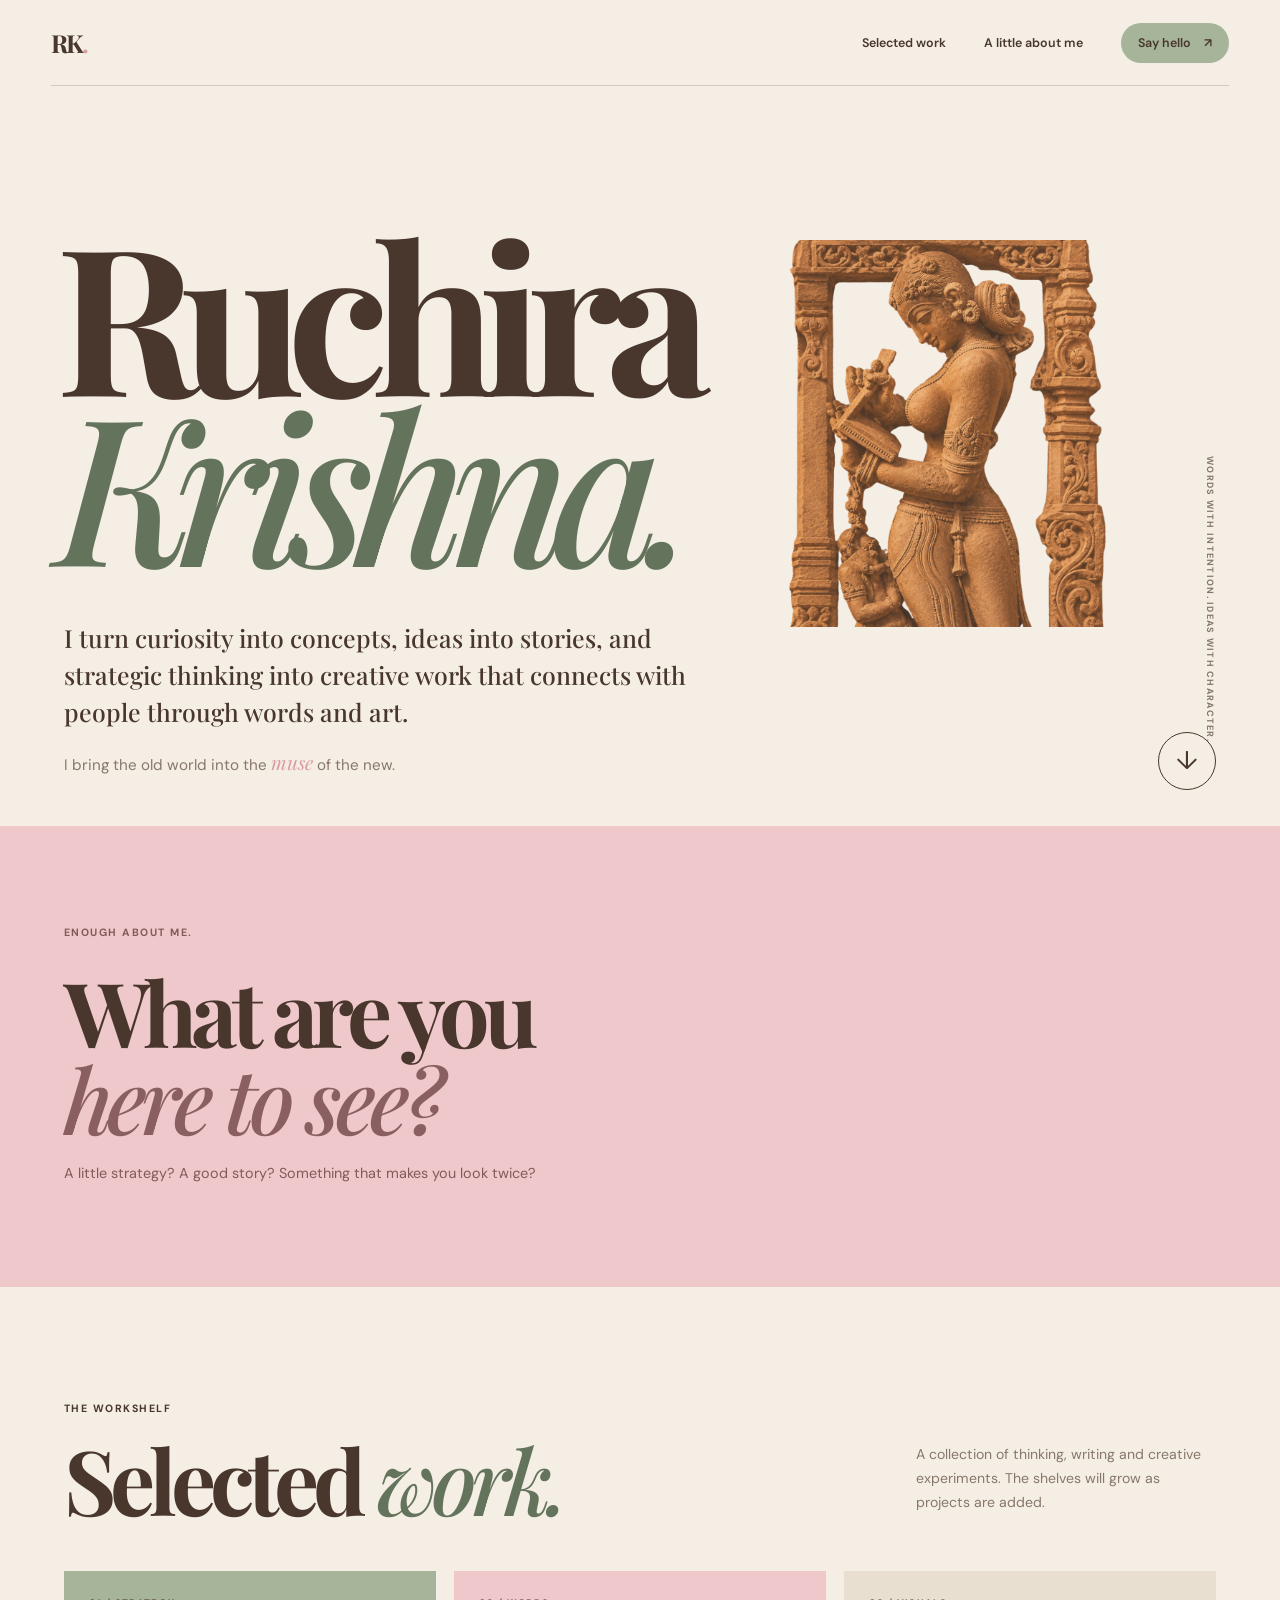
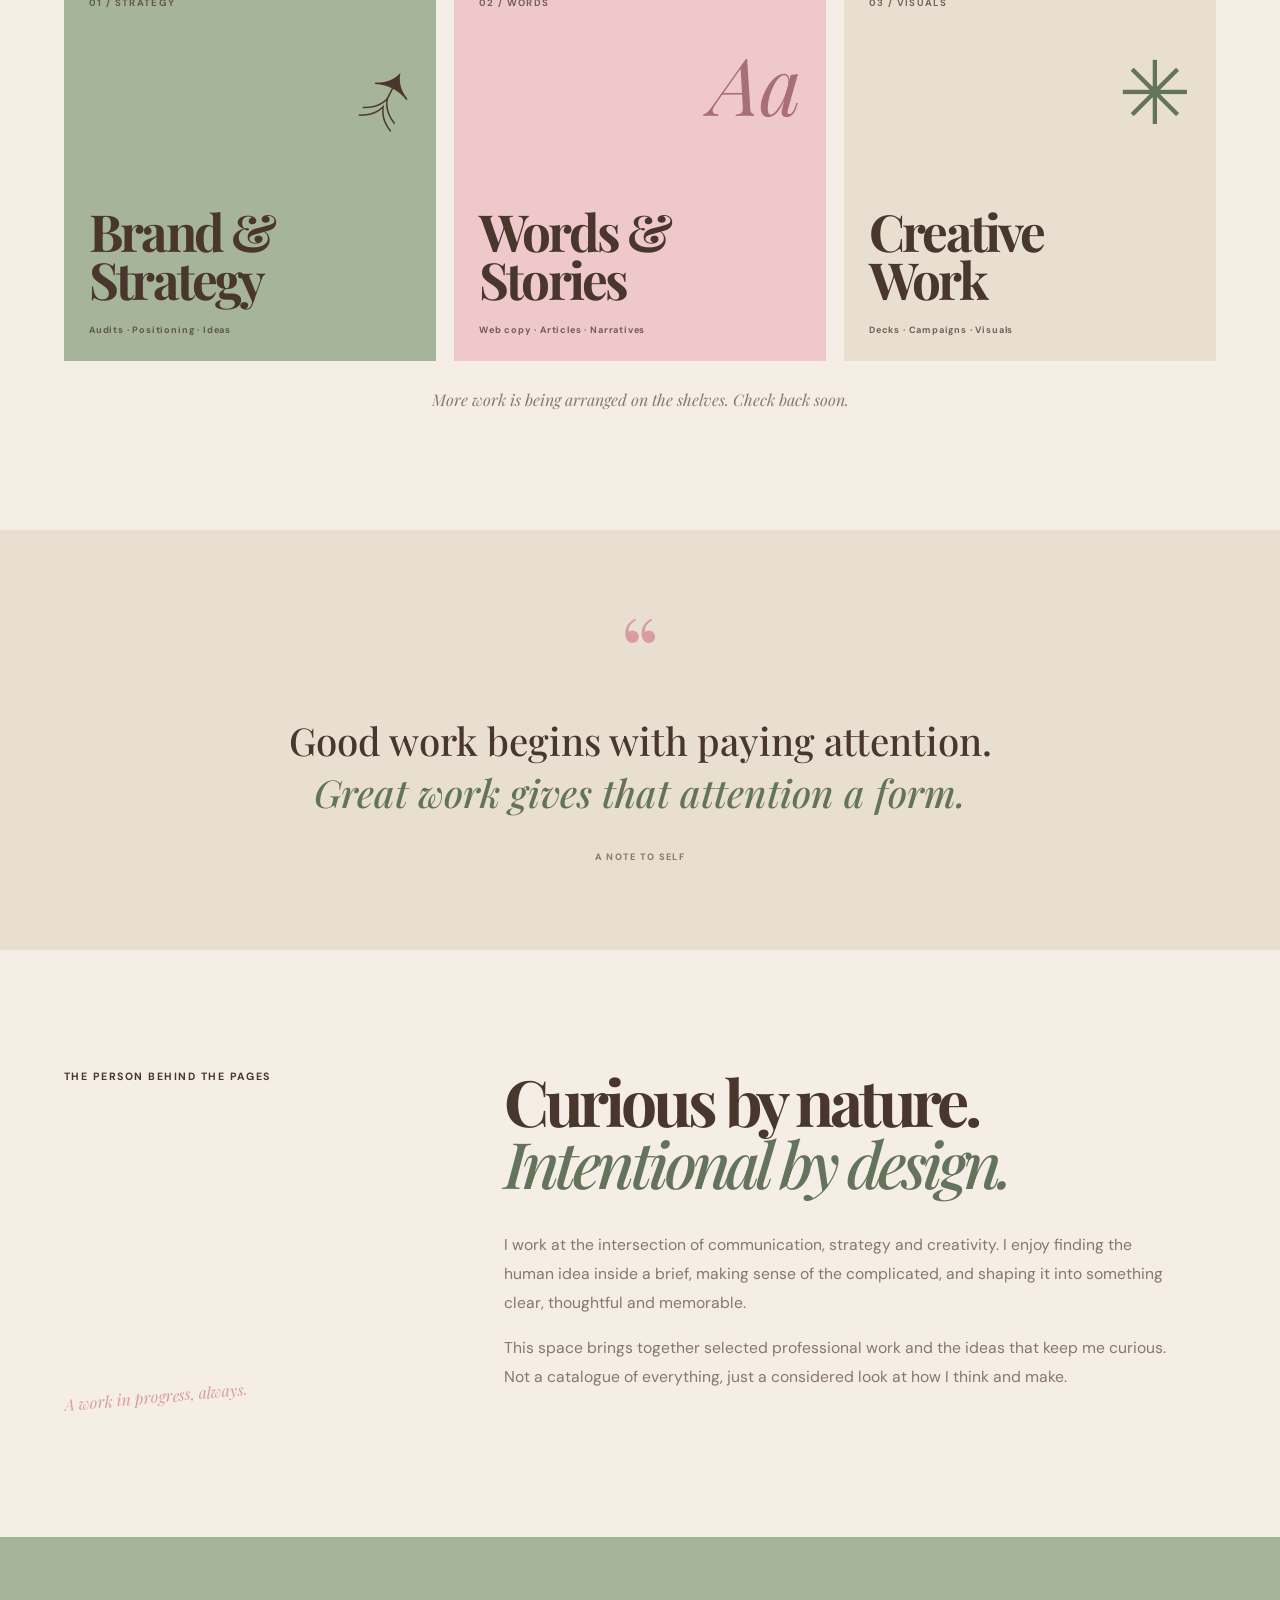
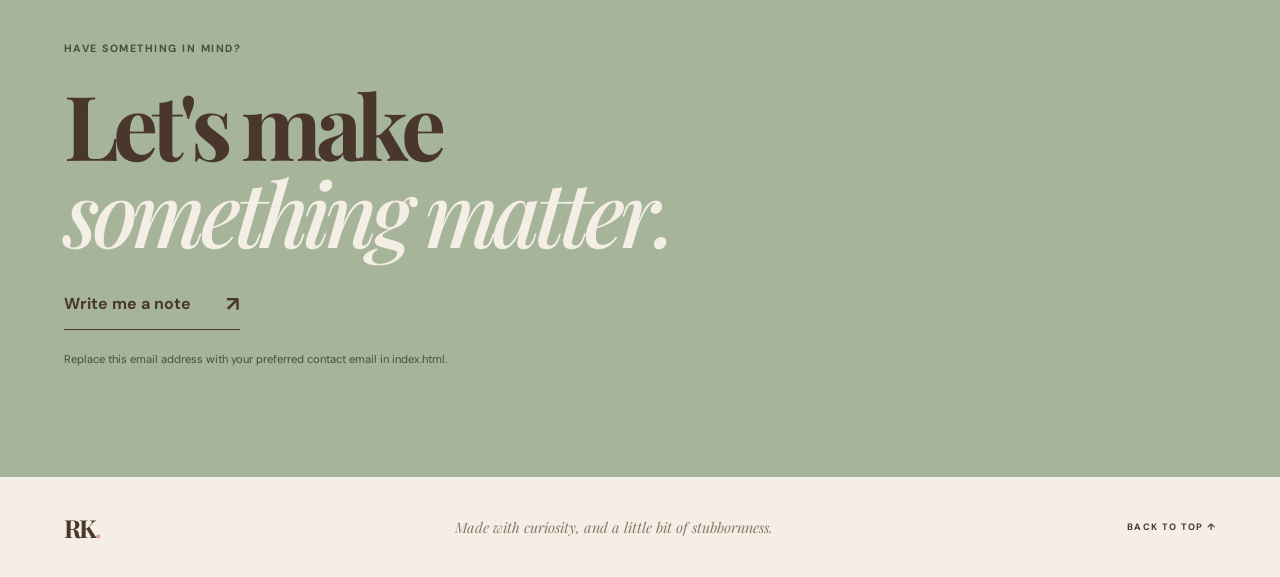
<file: index.html>
<!doctype html>
<html lang="en">
<head>
  <meta charset="utf-8">
  <meta name="viewport" content="width=device-width, initial-scale=1">
  <meta name="description" content="Ruchira Krishna — curiosity into concepts, ideas into stories, and strategic thinking into creative work.">
  <meta name="theme-color" content="#f4eee4">
  <title>Ruchira Krishna — Words, Ideas & Art</title>
  <link rel="preconnect" href="https://fonts.googleapis.com">
  <link rel="preconnect" href="https://fonts.gstatic.com" crossorigin>
  <link href="https://fonts.googleapis.com/css2?family=DM+Sans:wght@400;500;600;700&family=Playfair+Display:wght@500;600;700;800&display=swap" rel="stylesheet">
  <link rel="stylesheet" href="style.css">
</head>
<body>
  <header class="site-header">
    <a class="wordmark" href="#home" aria-label="Ruchira Krishna home">RK<span>.</span></a>
    <button class="menu-toggle" aria-label="Toggle navigation" aria-expanded="false">☰</button>
    <nav class="nav" aria-label="Main navigation">
      <a href="#work">Selected work</a>
      <a href="#about">A little about me</a>
      <a href="#contact" class="nav-contact">Say hello <span>↗</span></a>
    </nav>
  </header>

  <main>
    <section class="hero section-wrap" id="home">
      <img src="Khajuraho%20lady.png" class="hero-art" alt="">

      <h1>Ruchira<br><em>Krishna.</em></h1>
      <div class="hero-bottom">
        <div class="hero-copy">
          <p class="tease">I turn curiosity into concepts, ideas into stories, and strategic thinking into creative work that connects with people through words and art.</p>
          <p class="old-new">I bring the old world into the <span>muse</span> of the new.</p>
        </div>
        <a class="round-link" href="#work" aria-label="Explore selected work"><span>↓</span></a>
      </div>
      <div class="hero-note">WORDS WITH INTENTION. IDEAS WITH CHARACTER.</div>
    </section>

    <section class="question-band">
      <div class="section-wrap question-inner">
        <p class="eyebrow">ENOUGH ABOUT ME.</p>
        <h2>What are you<br><em>here to see?</em></h2>
        <p class="question-note">A little strategy? A good story? Something that makes you look twice?</p>
      </div>
    </section>

    <section class="work section-wrap" id="work">
      <div class="section-heading">
        <div><p class="eyebrow">THE WORKSHELF</p><h2>Selected <em>work.</em></h2></div>
        <p class="section-intro">A collection of thinking, writing and creative experiments. The shelves will grow as projects are added.</p>
      </div>
      <div class="work-grid">
        <a class="work-card card-sage" href="assets/documents/" target="_blank" rel="noopener">
          <span class="card-number">01 / STRATEGY</span>
          <span class="card-art art-strategy">↗</span>
          <span class="card-title">Brand &<br>Strategy</span>
          <span class="card-foot">Audits · Positioning · Ideas</span>
        </a>
        <a class="work-card card-pink" href="assets/documents/" target="_blank" rel="noopener">
          <span class="card-number">02 / WORDS</span>
          <span class="card-art art-words">Aa</span>
          <span class="card-title">Words &<br>Stories</span>
          <span class="card-foot">Web copy · Articles · Narratives</span>
        </a>
        <a class="work-card card-cream" href="galleries/creative-works.html">
          <span class="card-number">03 / VISUALS</span>
          <span class="card-art art-visual">✳</span>
          <span class="card-title">Creative<br>Work</span>
          <span class="card-foot">Decks · Campaigns · Visuals</span>
        </a>
      </div>
      <p class="shelf-note">More work is being arranged on the shelves. Check back soon.</p>
    </section>

    <section class="interlude">
      <div class="section-wrap interlude-inner">
        <span class="interlude-mark">“</span>
        <p>Good work begins with paying attention.<br><em>Great work gives that attention a form.</em></p>
        <span class="interlude-credit">A NOTE TO SELF</span>
      </div>
    </section>

    <section class="about section-wrap" id="about">
      <div class="about-label"><p class="eyebrow">THE PERSON BEHIND THE PAGES</p><span class="about-scribble">A work in progress, always.</span></div>
      <div class="about-content">
        <h2>Curious by nature.<br><em>Intentional by design.</em></h2>
        <p>I work at the intersection of communication, strategy and creativity. I enjoy finding the human idea inside a brief, making sense of the complicated, and shaping it into something clear, thoughtful and memorable.</p>
        <p>This space brings together selected professional work and the ideas that keep me curious. Not a catalogue of everything, just a considered look at how I think and make.</p>
      </div>
    </section>

    <section class="contact" id="contact">
      <div class="section-wrap contact-inner">
        <p class="eyebrow">HAVE SOMETHING IN MIND?</p>
        <h2>Let's make<br><em>something matter.</em></h2>
        <a class="contact-link" href="mailto:hello@example.com">Write me a note <span>↗</span></a>
        <p class="contact-small">Replace this email address with your preferred contact email in index.html.</p>
      </div>
    </section>
  </main>

  <footer class="footer section-wrap">
    <a class="wordmark" href="#home">RK<span>.</span></a>
    <p>Made with curiosity, and a little bit of stubbornness.</p>
    <a href="#home" class="back-top">BACK TO TOP ↑</a>
  </footer>
  <script src="script.js"></script>
</body>
</html>
</file>
<file: style.css>
:root {
  --paper: #f4eee4;
  --paper-deep: #e9dfd0;
  --pink: #efc8cc;
  --pink-deep: #d99ca5;
  --sage: #a6b49a;
  --sage-deep: #64745c;
  --ink: #49372e;
  --muted: #88776b;
  --line: rgba(73,55,46,.2);
  --serif: "Playfair Display", Georgia, serif;
  --sans: "DM Sans", Arial, sans-serif;
}
* { box-sizing: border-box; }
html { scroll-behavior: smooth; }
body { margin: 0; background: var(--paper); color: var(--ink); font-family: var(--sans); }
a { color: inherit; text-decoration: none; }
.section-wrap { width: min(1160px, calc(100% - 10vw)); margin-inline: auto; }
.site-header { height: 86px; display:flex; align-items:center; justify-content:space-between; width:min(1320px, calc(100% - 8vw)); margin:auto; border-bottom:1px solid var(--line); }
.wordmark { font: 700 1.55rem var(--serif); letter-spacing:-.08em; }
.wordmark span { color:var(--pink-deep); }
.nav { display:flex; align-items:center; gap:38px; font-size:.78rem; font-weight:600; }
.nav a { transition:opacity .2s ease; }
.nav a:hover { opacity:.55; }
.nav-contact { background:var(--sage); padding:12px 17px; border-radius:30px; }
.nav-contact span { margin-left:10px; }
.menu-toggle { display:none; border:0; background:none; color:var(--ink); font-size:1.4rem; }
.hero { min-height:690px; padding-top:76px; padding-bottom:36px; position:relative; display:flex; flex-direction:column; }
.hero-art {
  position: absolute;
  right: 5%;
  top: 15%;
  height: 430px;
  width: auto;
  max-width: 48%;
  object-fit: contain;
  object-position: center;
  mix-blend-mode: multiply;
  opacity: 0.85;
  z-index: 0;
  pointer-events: none;
}
.hero-kicker,
.hero h1,
.hero-bottom,
.hero-note {
  position: relative;
  z-index: 1;
}
.hero-kicker,.eyebrow,.hero-note,.card-number,.card-foot,.interlude-credit,.back-top { font-size:.66rem; font-weight:700; letter-spacing:.14em; }
.hero-kicker { display:flex; align-items:center; gap:10px; color:var(--muted); }
.kicker-dot { width:8px; height:8px; border-radius:50%; background:var(--sage-deep); display:inline-block; }
h1,h2,p { margin-top:0; }
.hero h1 {
  font-family: "Playfair Display", Georgia, serif;
  font-size: clamp(7rem, 16vw, 14rem);
  font-weight: 700;
  line-height: 0.83;
  letter-spacing: -0.085em;
  margin: 65px 0 52px -8px;
}
h1 em,h2 em { font-weight:500; color:var(--sage-deep); }
.hero-bottom { display:flex; align-items:flex-end; justify-content:space-between; gap:40px; margin-top:auto; }
.hero-copy { max-width:680px; }
.tease { font:500 clamp(1.1rem, 2vw, 1.55rem)/1.5 var(--serif); max-width:690px; margin-bottom:18px; }
.old-new { font-size:.95rem; color:var(--muted); }
.old-new span { color:var(--pink-deep); font-family:var(--serif); font-style:italic; font-size:1.2rem; }
.round-link { width:58px; height:58px; border:1px solid var(--ink); border-radius:50%; display:grid; place-items:center; font-size:1.6rem; flex:none; transition:all .25s; }
.round-link:hover { background:var(--ink); color:var(--paper); transform:translateY(4px); }
.hero-note { position:absolute; right:0; top:50%; writing-mode:vertical-rl; color:var(--muted); font-size:.57rem; }
.question-band { background:var(--pink); padding:100px 0 105px; }
.question-inner { position:relative; }
.question-band .eyebrow { color:#815b5c; }
.question-band h2,.section-heading h2,.about h2,.contact h2 { font:700 clamp(3.2rem, 7vw, 6.3rem)/.98 var(--serif); letter-spacing:-.065em; margin:28px 0 22px; }
.question-band h2 em { color:#8a5f61; }
.question-note { color:#815b5c; font-size:.9rem; margin:0; }
.work { padding-top:115px; padding-bottom:120px; }
.section-heading { display:flex; justify-content:space-between; align-items:flex-end; gap:50px; margin-bottom:48px; }
.section-heading h2 { margin:20px 0 0; }
.section-intro { max-width:300px; color:var(--muted); font-size:.88rem; line-height:1.7; margin-bottom:8px; }
.work-grid { display:grid; grid-template-columns:repeat(3,1fr); gap:18px; }
.work-card { min-height:390px; padding:25px; display:flex; flex-direction:column; position:relative; overflow:hidden; transition:transform .25s; }
.work-card:hover { transform:translateY(-7px); }
.card-sage { background:var(--sage); }
.card-pink { background:var(--pink); }
.card-cream { background:var(--paper-deep); }
.card-number { font-size:.6rem; opacity:.72; }
.card-art { position:absolute; right:24px; top:58px; font-family:var(--serif); }
.art-strategy { font-size:6rem; transform:rotate(-18deg); }
.art-words { font-size:5rem; font-style:italic; color:#a96f78; }
.art-visual { font-size:5.5rem; color:var(--sage-deep); }
.card-title { font:700 clamp(2.3rem,4vw,3.5rem)/.95 var(--serif); letter-spacing:-.055em; margin-top:auto; }
.card-foot { margin-top:20px; font-size:.57rem; letter-spacing:.09em; opacity:.75; }
.shelf-note { text-align:center; margin:28px 0 0; color:var(--muted); font:italic 1rem var(--serif); }
.interlude { background:#e9dfd0; padding:85px 0; }
.interlude-inner { text-align:center; }
.interlude-mark { font:6rem/.7 var(--serif); color:var(--pink-deep); }
.interlude-inner p { font:500 clamp(1.5rem,3vw,2.6rem)/1.35 var(--serif); margin:22px 0 25px; }
.interlude-inner p em { color:var(--sage-deep); }
.interlude-credit { color:var(--muted); font-size:.58rem; }
.about { padding-top:120px; padding-bottom:130px; display:grid; grid-template-columns:.8fr 1.5fr; gap:60px; }
.about-label { display:flex; flex-direction:column; justify-content:space-between; align-items:flex-start; }
.about-scribble { font:italic 1rem var(--serif); color:var(--pink-deep); transform:rotate(-5deg); }
.about h2 { font-size:clamp(2.8rem,5vw,4.8rem); margin:0 0 35px; }
.about-content p { max-width:680px; color:var(--muted); font-size:.98rem; line-height:1.85; }
.contact { background:var(--sage); padding:105px 0 100px; }
.contact .eyebrow { color:#43513d; }
.contact h2 { margin:25px 0 35px; }
.contact h2 em { color:#f4eee4; }
.contact-link { display:inline-flex; align-items:center; gap:35px; border-bottom:1px solid var(--ink); padding:0 0 12px; font-weight:700; }
.contact-link span { font-size:1.3rem; }
.contact-small { margin-top:22px; font-size:.7rem; color:#43513d; }
.footer { min-height:100px; display:flex; align-items:center; justify-content:space-between; gap:20px; }
.footer p { color:var(--muted); font:italic .9rem var(--serif); margin:0; }
.back-top { font-size:.58rem; }
@media (max-width:700px) {
  .site-header { height:72px; }
  .menu-toggle { display:block; }
  .nav { display:none; position:absolute; z-index:5; top:72px; left:0; right:0; padding:22px 7vw; background:var(--paper); border-bottom:1px solid var(--line); flex-direction:column; align-items:flex-start; gap:22px; }
  .nav.open { display:flex; }
  .hero { min-height:650px; padding-top:60px; }
 .hero-art {
  height: 260px;
  right: 0;
  top: 12%;
  opacity: 0.55;
}
  .hero h1 { margin-top:78px; font-size:clamp(6rem,24vw,9rem); }
  .hero-note { display:none; }
  .hero-bottom { align-items:flex-start; }
  .round-link { width:48px; height:48px; }
  .question-band { padding:75px 0; }
  .section-heading { display:block; }
  .section-intro { margin-top:25px; }
  .work { padding:80px 0; }
  .work-grid { grid-template-columns:1fr; }
  .work-card { min-height:330px; }
  .about { padding:85px 0; grid-template-columns:1fr; gap:35px; }
  .about-label { gap:25px; }
  .contact { padding:80px 0; }
  .footer { padding-top:25px; padding-bottom:25px; flex-wrap:wrap; }
  .footer p { order:3; width:100%; }
}
</file>
